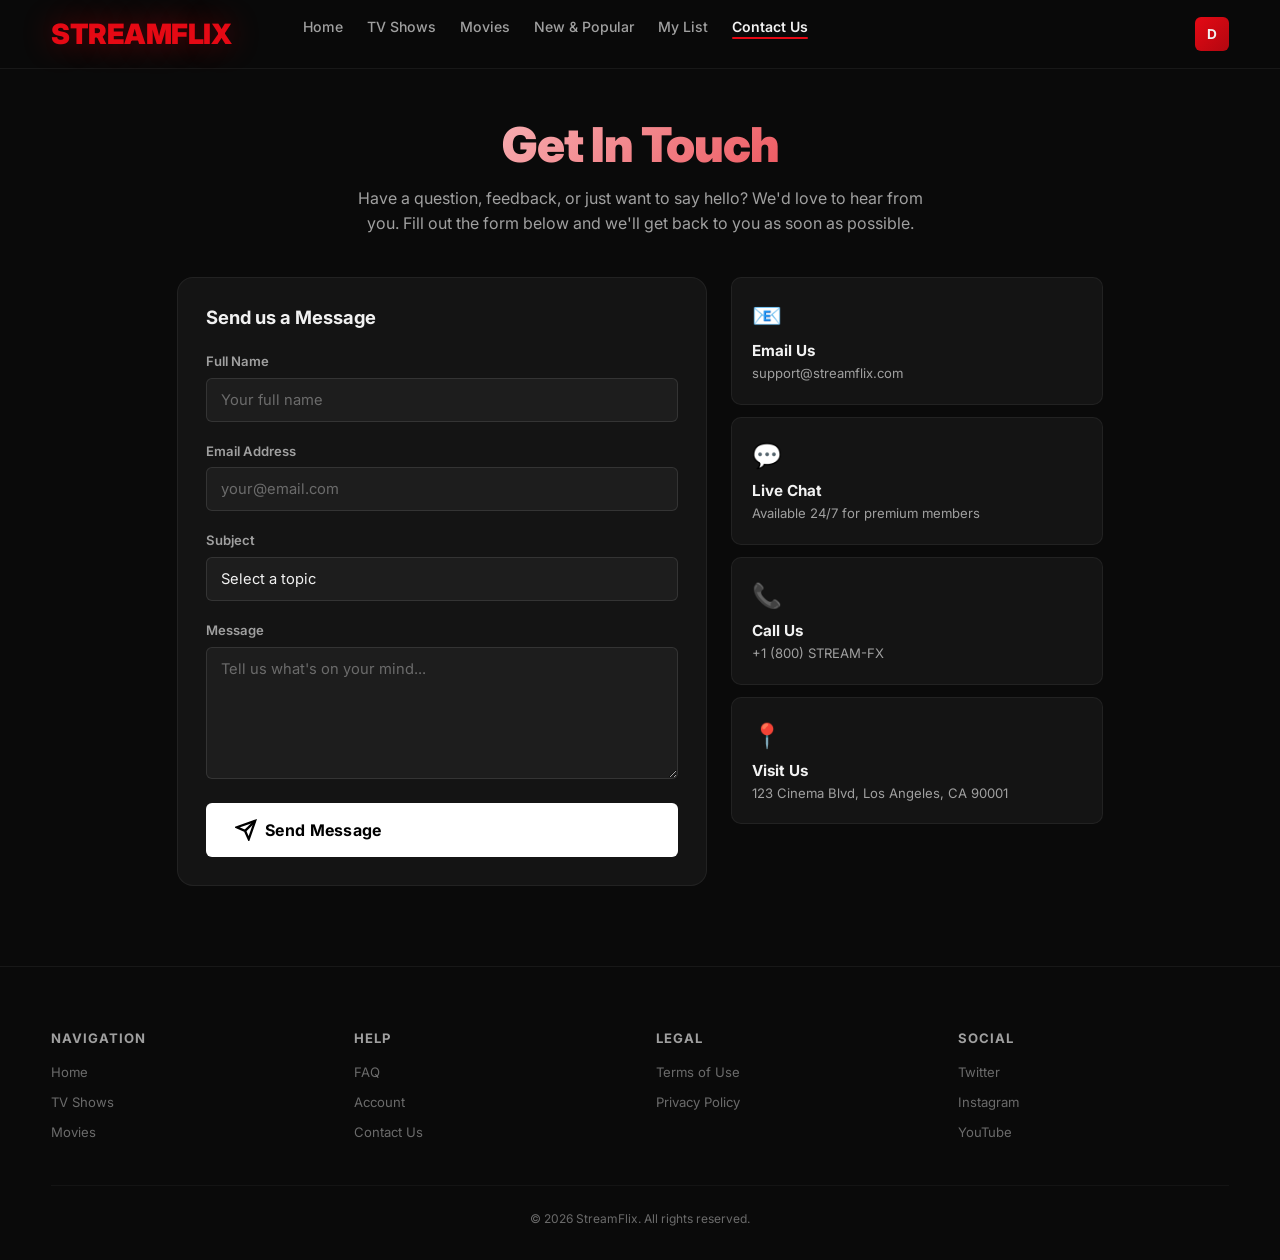
<file: contact.html>
<!DOCTYPE html>
<html lang="en">
<head>
  <meta charset="UTF-8">
  <meta name="viewport" content="width=device-width, initial-scale=1.0">
  <meta name="description" content="Contact StreamFlix — We'd love to hear from you.">
  <title>StreamFlix — Contact Us</title>
  <link href="https://cdn.jsdelivr.net/npm/bootstrap@5.3.3/dist/css/bootstrap.min.css" rel="stylesheet">
  <link rel="stylesheet" href="styles.css">
  <link rel="icon" href="data:image/svg+xml,<svg xmlns='http://www.w3.org/2000/svg' viewBox='0 0 100 100'><text y='.9em' font-size='90'>🎬</text></svg>">
</head>
<body>

  <!-- ====== Navbar ====== -->
  <nav class="navbar scrolled" id="navbar" style="background:rgba(10,10,10,0.95);">
    <a href="index.html" class="nav-brand">StreamFlix</a>
    <ul class="nav-links d-none d-md-flex">
      <li><a href="index.html">Home</a></li>
      <li><a href="#">TV Shows</a></li>
      <li><a href="#">Movies</a></li>
      <li><a href="#">New & Popular</a></li>
      <li><a href="#">My List</a></li>
      <li><a href="contact.html" class="active">Contact Us</a></li>
    </ul>
    <div class="nav-right">
      <button class="d-md-none" style="background:none;border:none;color:#fff;font-size:1.5rem;padding:4px;" onclick="document.getElementById('mobileMenu').classList.toggle('show')">☰</button>
      <div class="nav-avatar">D</div>
    </div>
  </nav>

  <!-- Mobile Menu -->
  <div class="mobile-menu" id="mobileMenu">
    <a href="index.html">Home</a>
    <a href="#">TV Shows</a>
    <a href="#">Movies</a>
    <a href="contact.html" class="active">Contact Us</a>
  </div>

  <!-- ====== Contact Page ====== -->
  <main class="contact-page">
    <div class="container">
      <div class="row justify-content-center">
        <div class="col-lg-10">

          <!-- Header -->
          <div class="contact-header text-center">
            <h1 class="contact-title">Get In Touch</h1>
            <p class="contact-subtitle">Have a question, feedback, or just want to say hello? We'd love to hear from you. Fill out the form below and we'll get back to you as soon as possible.</p>
          </div>

          <div class="row g-4">
            <!-- Contact Form -->
            <div class="col-md-7">
              <div class="contact-card">
                <h3 class="card-heading">Send us a Message</h3>
                <form id="contactForm" onsubmit="return handleContactSubmit(event)">
                  <div class="mb-3">
                    <label for="contactName" class="form-label sf-label">Full Name</label>
                    <input type="text" class="form-control sf-input" id="contactName" placeholder="Your full name" required>
                  </div>
                  <div class="mb-3">
                    <label for="contactEmail" class="form-label sf-label">Email Address</label>
                    <input type="email" class="form-control sf-input" id="contactEmail" placeholder="your@email.com" required>
                  </div>
                  <div class="mb-3">
                    <label for="contactSubject" class="form-label sf-label">Subject</label>
                    <select class="form-select sf-input" id="contactSubject" required>
                      <option value="" disabled selected>Select a topic</option>
                      <option value="General Inquiry">General Inquiry</option>
                      <option value="Account Issue">Account Issue</option>
                      <option value="Billing">Billing</option>
                      <option value="Content Request">Content Request</option>
                      <option value="Bug Report">Bug Report</option>
                      <option value="Partnership">Partnership</option>
                      <option value="Other">Other</option>
                    </select>
                  </div>
                  <div class="mb-4">
                    <label for="contactMessage" class="form-label sf-label">Message</label>
                    <textarea class="form-control sf-input" id="contactMessage" rows="5" placeholder="Tell us what's on your mind..." required></textarea>
                  </div>
                  <button type="submit" class="btn btn-play sf-submit-btn w-100">
                    <svg viewBox="0 0 24 24" fill="none" stroke="currentColor" stroke-width="2.5" width="20" height="20"><path d="m22 2-7 20-4-9-9-4z"/><path d="m22 2-11 11"/></svg>
                    Send Message
                  </button>
                </form>

                <!-- Success Message -->
                <div class="submit-success" id="submitSuccess" style="display:none;">
                  <div class="success-icon">✓</div>
                  <h3>Message Sent!</h3>
                  <p>Your message has been saved. Thank you for reaching out — we'll get back to you soon.</p>
                  <button class="btn btn-info" onclick="resetForm()" style="margin-top:12px;">Send Another</button>
                </div>
              </div>
            </div>

            <!-- Info Cards -->
            <div class="col-md-5">
              <div class="contact-info-card">
                <div class="info-icon">📧</div>
                <h4>Email Us</h4>
                <p>support@streamflix.com</p>
              </div>
              <div class="contact-info-card">
                <div class="info-icon">💬</div>
                <h4>Live Chat</h4>
                <p>Available 24/7 for premium members</p>
              </div>
              <div class="contact-info-card">
                <div class="info-icon">📞</div>
                <h4>Call Us</h4>
                <p>+1 (800) STREAM-FX</p>
              </div>
              <div class="contact-info-card">
                <div class="info-icon">📍</div>
                <h4>Visit Us</h4>
                <p>123 Cinema Blvd, Los Angeles, CA 90001</p>
              </div>

              <!-- Previous Messages -->
              <div class="previous-msgs-card" id="previousMsgsCard" style="display:none;">
                <h4>📋 Previous Messages</h4>
                <div id="previousMsgsList"></div>
                <button class="btn btn-info btn-sm mt-2" onclick="downloadAllMessages()" style="font-size:0.78rem;">Download as .txt</button>
              </div>
            </div>
          </div>

        </div>
      </div>
    </div>
  </main>

  <!-- ====== Footer ====== -->
  <footer class="footer">
    <div class="footer-grid">
      <div class="footer-col">
        <h4>Navigation</h4>
        <a href="index.html">Home</a>
        <a href="#">TV Shows</a>
        <a href="#">Movies</a>
      </div>
      <div class="footer-col">
        <h4>Help</h4>
        <a href="#">FAQ</a>
        <a href="#">Account</a>
        <a href="contact.html">Contact Us</a>
      </div>
      <div class="footer-col">
        <h4>Legal</h4>
        <a href="#">Terms of Use</a>
        <a href="#">Privacy Policy</a>
      </div>
      <div class="footer-col">
        <h4>Social</h4>
        <a href="#">Twitter</a>
        <a href="#">Instagram</a>
        <a href="#">YouTube</a>
      </div>
    </div>
    <div class="footer-bottom">
      &copy; 2026 StreamFlix. All rights reserved.
    </div>
  </footer>

  <script src="https://cdn.jsdelivr.net/npm/bootstrap@5.3.3/dist/js/bootstrap.bundle.min.js"></script>
  <script>
    // ─── Contact Form Submission → Saves to .txt file ───
    function handleContactSubmit(e) {
      e.preventDefault();

      const name = document.getElementById('contactName').value.trim();
      const email = document.getElementById('contactEmail').value.trim();
      const subject = document.getElementById('contactSubject').value;
      const message = document.getElementById('contactMessage').value.trim();
      const timestamp = new Date().toLocaleString();

      // Build text entry
      const entry = `=== Contact Submission ===\nDate: ${timestamp}\nName: ${name}\nEmail: ${email}\nSubject: ${subject}\nMessage: ${message}\n${'='.repeat(30)}\n\n`;

      // Save to localStorage
      const existing = localStorage.getItem('streamflix_contacts') || '';
      localStorage.setItem('streamflix_contacts', existing + entry);

      // Auto-download as .txt
      downloadTxt(entry, `streamflix_contact_${Date.now()}.txt`);

      // Show success
      document.getElementById('contactForm').style.display = 'none';
      document.getElementById('submitSuccess').style.display = 'block';

      // Update previous messages
      loadPreviousMessages();

      return false;
    }

    function downloadTxt(content, filename) {
      const blob = new Blob([content], { type: 'text/plain' });
      const url = URL.createObjectURL(blob);
      const a = document.createElement('a');
      a.href = url;
      a.download = filename;
      document.body.appendChild(a);
      a.click();
      document.body.removeChild(a);
      URL.revokeObjectURL(url);
    }

    function downloadAllMessages() {
      const all = localStorage.getItem('streamflix_contacts') || 'No messages yet.';
      downloadTxt(all, 'streamflix_all_contacts.txt');
    }

    function resetForm() {
      document.getElementById('contactForm').reset();
      document.getElementById('contactForm').style.display = 'block';
      document.getElementById('submitSuccess').style.display = 'none';
    }

    function loadPreviousMessages() {
      const data = localStorage.getItem('streamflix_contacts');
      const card = document.getElementById('previousMsgsCard');
      const list = document.getElementById('previousMsgsList');

      if (data) {
        card.style.display = 'block';
        const entries = data.split('=== Contact Submission ===').filter(e => e.trim());
        list.innerHTML = entries.slice(-5).reverse().map(entry => {
          const lines = entry.trim().split('\n');
          const dateLine = lines.find(l => l.startsWith('Date:')) || '';
          const nameLine = lines.find(l => l.startsWith('Name:')) || '';
          const subjectLine = lines.find(l => l.startsWith('Subject:')) || '';
          return `<div class="prev-msg-item">
            <strong>${subjectLine.replace('Subject: ','')}</strong>
            <span>${nameLine.replace('Name: ','')} · ${dateLine.replace('Date: ','')}</span>
          </div>`;
        }).join('');
      }
    }

    // Load on page ready
    document.addEventListener('DOMContentLoaded', loadPreviousMessages);
  </script>
</body>
</html>
</file>
<file: styles.css>
/* ============================================
   StreamFlix — Netflix-Style Streaming UI
   ============================================ */

/* ---------- Reset & Base ---------- */
@import url('https://fonts.googleapis.com/css2?family=Inter:wght@300;400;500;600;700;800;900&display=swap');

*, *::before, *::after { margin: 0; padding: 0; box-sizing: border-box; }

:root {
  --bg-primary: #0a0a0a;
  --bg-secondary: #141414;
  --bg-card: #1a1a2e;
  --surface: #16162a;
  --accent: #e50914;
  --accent-hover: #ff1a25;
  --accent-glow: rgba(229, 9, 20, 0.45);
  --text-primary: #f1f1f1;
  --text-secondary: #a0a0a0;
  --text-muted: #6b6b6b;
  --gradient-hero: linear-gradient(to top, var(--bg-primary) 0%, transparent 60%);
  --gradient-hero-side: linear-gradient(to right, var(--bg-primary) 0%, transparent 50%);
  --shadow-card: 0 8px 32px rgba(0, 0, 0, 0.55);
  --shadow-hover: 0 16px 48px rgba(0, 0, 0, 0.75);
  --radius-sm: 6px;
  --radius-md: 10px;
  --radius-lg: 16px;
  --transition-fast: 0.2s cubic-bezier(0.4, 0, 0.2, 1);
  --transition-med: 0.35s cubic-bezier(0.4, 0, 0.2, 1);
  --nav-height: 68px;
}

html { scroll-behavior: smooth; }

body {
  font-family: 'Inter', system-ui, -apple-system, sans-serif;
  background: var(--bg-primary);
  color: var(--text-primary);
  overflow-x: hidden;
  min-height: 100vh;
}

a { color: inherit; text-decoration: none; }
button { font-family: inherit; cursor: pointer; border: none; outline: none; }
img { display: block; max-width: 100%; }

/* Scrollbar */
::-webkit-scrollbar { width: 6px; height: 6px; }
::-webkit-scrollbar-track { background: transparent; }
::-webkit-scrollbar-thumb { background: rgba(255,255,255,0.15); border-radius: 3px; }
::-webkit-scrollbar-thumb:hover { background: rgba(255,255,255,0.25); }

/* ---------- Navbar ---------- */
.navbar {
  position: fixed;
  top: 0; left: 0; right: 0;
  height: var(--nav-height);
  display: flex;
  align-items: center;
  padding: 0 4%;
  z-index: 1000;
  transition: background var(--transition-med);
}

.navbar.scrolled {
  background: rgba(10, 10, 10, 0.92);
  backdrop-filter: blur(20px) saturate(180%);
  -webkit-backdrop-filter: blur(20px) saturate(180%);
  box-shadow: 0 1px 0 rgba(255,255,255,0.06);
}

.nav-brand {
  font-size: 1.75rem;
  font-weight: 900;
  letter-spacing: -0.5px;
  color: var(--accent);
  margin-right: 2.5rem;
  text-transform: uppercase;
  text-shadow: 0 0 30px var(--accent-glow);
}

.nav-links {
  display: flex;
  gap: 1.5rem;
  list-style: none;
  flex: 1;
}

.nav-links a {
  font-size: 0.88rem;
  font-weight: 500;
  color: var(--text-secondary);
  transition: color var(--transition-fast);
  position: relative;
}

.nav-links a::after {
  content: '';
  position: absolute;
  bottom: -4px; left: 0;
  width: 0; height: 2px;
  background: var(--accent);
  border-radius: 1px;
  transition: width var(--transition-med);
}

.nav-links a:hover { color: var(--text-primary); }
.nav-links a:hover::after { width: 100%; }
.nav-links a.active { color: var(--text-primary); font-weight: 600; }
.nav-links a.active::after { width: 100%; }

.nav-right {
  display: flex;
  align-items: center;
  gap: 1.25rem;
}

/* Search Bar */
.search-box {
  position: relative;
  display: flex;
  align-items: center;
}

.search-box input {
  width: 0;
  padding: 0;
  border: 1px solid transparent;
  background: transparent;
  color: var(--text-primary);
  font-size: 0.88rem;
  border-radius: var(--radius-sm);
  transition: all var(--transition-med);
  outline: none;
  font-family: inherit;
}

.search-box.open input {
  width: 220px;
  padding: 8px 12px 8px 36px;
  border-color: rgba(255,255,255,0.2);
  background: rgba(0,0,0,0.7);
}

.search-icon {
  position: absolute;
  left: 8px;
  width: 18px; height: 18px;
  color: var(--text-secondary);
  cursor: pointer;
  transition: color var(--transition-fast);
  z-index: 1;
}

.search-icon:hover { color: var(--text-primary); }

/* Nav Icons */
.nav-icon {
  width: 22px; height: 22px;
  color: var(--text-secondary);
  cursor: pointer;
  transition: color var(--transition-fast);
  position: relative;
}

.nav-icon:hover { color: var(--text-primary); }

.notification-badge {
  position: absolute;
  top: -3px; right: -3px;
  width: 8px; height: 8px;
  background: var(--accent);
  border-radius: 50%;
  border: 1.5px solid var(--bg-primary);
}

.nav-avatar {
  width: 34px; height: 34px;
  border-radius: var(--radius-sm);
  background: linear-gradient(135deg, #e50914, #b20710);
  display: flex;
  align-items: center;
  justify-content: center;
  font-weight: 700;
  font-size: 0.85rem;
  cursor: pointer;
  transition: transform var(--transition-fast), box-shadow var(--transition-fast);
}

.nav-avatar:hover {
  transform: scale(1.08);
  box-shadow: 0 0 16px var(--accent-glow);
}

/* ---------- Hero Section ---------- */
.hero {
  position: relative;
  width: 100%;
  height: 90vh;
  min-height: 600px;
  display: flex;
  align-items: flex-end;
  padding: 0 4% 6%;
}

.hero-bg {
  position: absolute;
  inset: 0;
  background-size: cover;
  background-position: center top;
  z-index: 0;
}

.hero-bg::after {
  content: '';
  position: absolute;
  inset: 0;
  background:
    linear-gradient(to top, var(--bg-primary) 0%, rgba(10,10,10,0.6) 40%, transparent 70%),
    linear-gradient(to right, var(--bg-primary) 0%, transparent 45%);
}

.hero-content {
  position: relative;
  z-index: 2;
  max-width: 600px;
  animation: heroFadeIn 1s ease-out;
}

@keyframes heroFadeIn {
  from { opacity: 0; transform: translateY(30px); }
  to { opacity: 1; transform: translateY(0); }
}

.hero-tag {
  display: inline-flex;
  align-items: center;
  gap: 8px;
  background: rgba(229, 9, 20, 0.15);
  border: 1px solid rgba(229, 9, 20, 0.3);
  border-radius: 20px;
  padding: 6px 14px;
  font-size: 0.78rem;
  font-weight: 600;
  color: var(--accent);
  text-transform: uppercase;
  letter-spacing: 1px;
  margin-bottom: 1rem;
  backdrop-filter: blur(8px);
}

.hero-tag svg { width: 14px; height: 14px; }

.hero-title {
  font-size: clamp(2.5rem, 5vw, 4rem);
  font-weight: 900;
  line-height: 1.05;
  margin-bottom: 1rem;
  letter-spacing: -1px;
  text-shadow: 0 4px 20px rgba(0,0,0,0.5);
}

.hero-meta {
  display: flex;
  align-items: center;
  gap: 12px;
  margin-bottom: 1rem;
  font-size: 0.88rem;
  color: var(--text-secondary);
}

.hero-meta .rating {
  color: #46d369;
  font-weight: 700;
}

.hero-meta .badge {
  background: rgba(255,255,255,0.1);
  padding: 2px 8px;
  border-radius: 3px;
  font-size: 0.75rem;
  font-weight: 600;
  border: 1px solid rgba(255,255,255,0.2);
}

.hero-desc {
  font-size: 1rem;
  line-height: 1.6;
  color: var(--text-secondary);
  margin-bottom: 1.75rem;
  max-width: 500px;
}

.hero-actions {
  display: flex;
  gap: 12px;
}

.btn {
  display: inline-flex;
  align-items: center;
  gap: 8px;
  padding: 12px 28px;
  border-radius: var(--radius-sm);
  font-size: 1rem;
  font-weight: 700;
  transition: all var(--transition-fast);
  letter-spacing: 0.3px;
}

.btn svg { width: 22px; height: 22px; }

.btn-play {
  background: #fff;
  color: #000;
}

.btn-play:hover {
  background: rgba(255,255,255,0.8);
  transform: scale(1.03);
}

.btn-info {
  background: rgba(255,255,255,0.12);
  color: #fff;
  backdrop-filter: blur(8px);
}

.btn-info:hover {
  background: rgba(255,255,255,0.22);
  transform: scale(1.03);
}

/* ---------- Content Rows ---------- */
.content-section {
  padding: 0 4%;
  margin-bottom: 2rem;
  position: relative;
}

.content-section:first-of-type {
  margin-top: -4rem;
  position: relative;
  z-index: 5;
}

.row-header {
  display: flex;
  align-items: center;
  justify-content: space-between;
  margin-bottom: 0.85rem;
}

.row-title {
  font-size: 1.35rem;
  font-weight: 700;
  letter-spacing: -0.3px;
}

.row-see-all {
  font-size: 0.82rem;
  font-weight: 600;
  color: var(--accent);
  display: flex;
  align-items: center;
  gap: 4px;
  opacity: 0;
  transition: opacity var(--transition-fast);
}

.content-section:hover .row-see-all { opacity: 1; }

.row-see-all svg { width: 16px; height: 16px; transition: transform var(--transition-fast); }
.row-see-all:hover svg { transform: translateX(4px); }

/* Carousel Container */
.carousel-wrapper {
  position: relative;
}

.carousel {
  display: flex;
  gap: 10px;
  overflow-x: auto;
  scroll-behavior: smooth;
  padding: 10px 0 20px 0;
  scrollbar-width: none;
  -ms-overflow-style: none;
}

.carousel::-webkit-scrollbar { display: none; }

/* Scroll Arrows */
.scroll-arrow {
  position: absolute;
  top: 0;
  width: 50px;
  height: calc(100% - 20px);
  display: flex;
  align-items: center;
  justify-content: center;
  cursor: pointer;
  z-index: 10;
  opacity: 0;
  transition: opacity var(--transition-fast);
  border: none;
  background: transparent;
}

.carousel-wrapper:hover .scroll-arrow { opacity: 1; }

.scroll-arrow.left {
  left: -10px;
  background: linear-gradient(to right, rgba(10,10,10,0.9), transparent);
}

.scroll-arrow.right {
  right: -10px;
  background: linear-gradient(to left, rgba(10,10,10,0.9), transparent);
}

.scroll-arrow svg {
  width: 28px; height: 28px;
  color: var(--text-primary);
  transition: transform var(--transition-fast);
}

.scroll-arrow:hover svg { transform: scale(1.3); }

/* ---------- Content Cards ---------- */
.card {
  flex: 0 0 230px;
  aspect-ratio: 2/3;
  border-radius: var(--radius-md);
  overflow: hidden;
  position: relative;
  cursor: pointer;
  transition: transform var(--transition-med), box-shadow var(--transition-med);
  background: var(--bg-card);
}

.card:hover {
  transform: scale(1.08) translateY(-8px);
  box-shadow: var(--shadow-hover);
  z-index: 20;
}

.card-img {
  width: 100%;
  height: 100%;
  object-fit: cover;
  transition: transform var(--transition-med);
}

.card:hover .card-img {
  transform: scale(1.05);
}

.card-overlay {
  position: absolute;
  inset: 0;
  background: linear-gradient(to top, rgba(0,0,0,0.95) 0%, rgba(0,0,0,0.3) 40%, transparent 70%);
  opacity: 0;
  transition: opacity var(--transition-med);
  display: flex;
  flex-direction: column;
  justify-content: flex-end;
  padding: 16px;
}

.card:hover .card-overlay { opacity: 1; }

.card-buttons {
  display: flex;
  gap: 8px;
  margin-bottom: 10px;
}

.card-btn {
  width: 36px; height: 36px;
  border-radius: 50%;
  display: flex;
  align-items: center;
  justify-content: center;
  background: rgba(255,255,255,0.1);
  border: 1.5px solid rgba(255,255,255,0.3);
  color: #fff;
  transition: all var(--transition-fast);
}

.card-btn:hover {
  background: rgba(255,255,255,0.25);
  border-color: #fff;
  transform: scale(1.1);
}

.card-btn.play {
  background: #fff;
  border-color: #fff;
  color: #000;
}

.card-btn.play:hover {
  background: rgba(255,255,255,0.85);
}

.card-btn svg { width: 16px; height: 16px; }

.card-title {
  font-size: 0.88rem;
  font-weight: 700;
  margin-bottom: 4px;
  white-space: nowrap;
  overflow: hidden;
  text-overflow: ellipsis;
}

.card-info {
  display: flex;
  align-items: center;
  gap: 8px;
  font-size: 0.72rem;
  color: var(--text-secondary);
}

.card-info .match {
  color: #46d369;
  font-weight: 700;
}

.card-info .age-rating {
  border: 1px solid rgba(255,255,255,0.25);
  padding: 1px 5px;
  border-radius: 2px;
  font-size: 0.65rem;
  font-weight: 600;
}

.card-genres {
  font-size: 0.7rem;
  color: var(--text-muted);
  margin-top: 4px;
}

.card-genres span::after {
  content: ' · ';
}

.card-genres span:last-child::after {
  content: '';
}

/* ---------- Top 10 Cards ---------- */
.card-top10 {
  flex: 0 0 230px;
  height: 300px;
  border-radius: var(--radius-md);
  overflow: visible;
  position: relative;
  cursor: pointer;
  display: flex;
  align-items: center;
}

.top10-number {
  font-size: 10rem;
  font-weight: 900;
  line-height: 1;
  color: transparent;
  -webkit-text-stroke: 3px rgba(255,255,255,0.15);
  margin-right: -40px;
  position: relative;
  z-index: 1;
  user-select: none;
  transition: -webkit-text-stroke var(--transition-med);
}

.card-top10:hover .top10-number {
  -webkit-text-stroke-color: rgba(229, 9, 20, 0.5);
}

.top10-poster {
  width: 160px;
  height: 240px;
  border-radius: var(--radius-md);
  object-fit: cover;
  position: relative;
  z-index: 2;
  box-shadow: var(--shadow-card);
  transition: transform var(--transition-med), box-shadow var(--transition-med);
}

.card-top10:hover .top10-poster {
  transform: scale(1.06);
  box-shadow: var(--shadow-hover);
}

/* ---------- Big Feature Row ---------- */
.card-feature {
  flex: 0 0 400px;
  aspect-ratio: 16/9;
  border-radius: var(--radius-lg);
  overflow: hidden;
  position: relative;
  cursor: pointer;
  transition: transform var(--transition-med), box-shadow var(--transition-med);
  background: var(--bg-card);
}

.card-feature:hover {
  transform: scale(1.04) translateY(-4px);
  box-shadow: var(--shadow-hover);
  z-index: 20;
}

.card-feature .card-img {
  width: 100%;
  height: 100%;
  object-fit: cover;
}

.card-feature .feature-overlay {
  position: absolute;
  inset: 0;
  background: linear-gradient(to top, rgba(0,0,0,0.9) 0%, transparent 60%);
  display: flex;
  flex-direction: column;
  justify-content: flex-end;
  padding: 24px;
}

.card-feature .feature-title {
  font-size: 1.15rem;
  font-weight: 800;
  margin-bottom: 4px;
}

.card-feature .feature-sub {
  font-size: 0.8rem;
  color: var(--text-secondary);
}

/* ---------- Genre Pills ---------- */
.genre-pills {
  display: flex;
  gap: 10px;
  padding: 16px 4% 8px;
  flex-wrap: wrap;
}

.genre-pill {
  padding: 8px 18px;
  border-radius: 20px;
  font-size: 0.82rem;
  font-weight: 600;
  background: rgba(255,255,255,0.06);
  border: 1px solid rgba(255,255,255,0.1);
  color: var(--text-secondary);
  cursor: pointer;
  transition: all var(--transition-fast);
}

.genre-pill:hover, .genre-pill.active {
  background: var(--accent);
  border-color: var(--accent);
  color: #fff;
  box-shadow: 0 4px 16px var(--accent-glow);
}

/* ---------- Modal Overlay ---------- */
.modal-overlay {
  position: fixed;
  inset: 0;
  background: rgba(0,0,0,0.75);
  z-index: 2000;
  display: none;
  align-items: center;
  justify-content: center;
  backdrop-filter: blur(4px);
  animation: fadeIn 0.3s ease-out;
}

.modal-overlay.active { display: flex; }

@keyframes fadeIn { from { opacity: 0; } to { opacity: 1; } }

.modal {
  background: var(--bg-secondary);
  width: 90%;
  max-width: 850px;
  border-radius: var(--radius-lg);
  overflow: hidden;
  box-shadow: 0 24px 80px rgba(0,0,0,0.6);
  animation: modalSlideUp 0.4s cubic-bezier(0.4, 0, 0.2, 1);
  max-height: 90vh;
  overflow-y: auto;
}

@keyframes modalSlideUp {
  from { opacity: 0; transform: translateY(40px) scale(0.96); }
  to { opacity: 1; transform: translateY(0) scale(1); }
}

.modal-hero {
  position: relative;
  width: 100%;
  aspect-ratio: 16/9;
  overflow: hidden;
}

.modal-hero img {
  width: 100%;
  height: 100%;
  object-fit: cover;
}

.modal-hero::after {
  content: '';
  position: absolute;
  bottom: 0; left: 0; right: 0;
  height: 50%;
  background: linear-gradient(to top, var(--bg-secondary), transparent);
}

.modal-close {
  position: absolute;
  top: 16px; right: 16px;
  width: 36px; height: 36px;
  border-radius: 50%;
  background: rgba(20,20,20,0.7);
  border: none;
  color: #fff;
  display: flex;
  align-items: center;
  justify-content: center;
  cursor: pointer;
  z-index: 10;
  transition: background var(--transition-fast);
}

.modal-close:hover { background: rgba(40,40,40,0.9); }
.modal-close svg { width: 20px; height: 20px; }

.modal-body { padding: 0 32px 32px; }

.modal-title {
  font-size: 1.75rem;
  font-weight: 800;
  margin-bottom: 12px;
  margin-top: -40px;
  position: relative;
  z-index: 10;
}

.modal-meta {
  display: flex;
  gap: 12px;
  margin-bottom: 16px;
  font-size: 0.88rem;
  color: var(--text-secondary);
}

.modal-meta .match { color: #46d369; font-weight: 700; }

.modal-desc {
  font-size: 0.95rem;
  line-height: 1.7;
  color: var(--text-secondary);
  margin-bottom: 20px;
}

/* ---------- Footer ---------- */
.footer {
  padding: 4rem 4% 2rem;
  border-top: 1px solid rgba(255,255,255,0.06);
  margin-top: 3rem;
}

.footer-grid {
  display: grid;
  grid-template-columns: repeat(auto-fit, minmax(160px, 1fr));
  gap: 2rem;
  margin-bottom: 2rem;
}

.footer-col h4 {
  font-size: 0.82rem;
  font-weight: 700;
  text-transform: uppercase;
  letter-spacing: 1px;
  color: var(--text-secondary);
  margin-bottom: 1rem;
}

.footer-col a {
  display: block;
  font-size: 0.82rem;
  color: var(--text-muted);
  margin-bottom: 0.65rem;
  transition: color var(--transition-fast);
}

.footer-col a:hover { color: var(--text-primary); }

.footer-bottom {
  text-align: center;
  font-size: 0.75rem;
  color: var(--text-muted);
  padding-top: 1.5rem;
  border-top: 1px solid rgba(255,255,255,0.04);
}

/* ---------- Loading Skeleton ---------- */
.skeleton {
  background: linear-gradient(90deg, var(--bg-card) 0%, #22223a 50%, var(--bg-card) 100%);
  background-size: 200% 100%;
  animation: shimmer 1.5s infinite;
  border-radius: var(--radius-md);
}

@keyframes shimmer {
  0% { background-position: 200% 0; }
  100% { background-position: -200% 0; }
}

/* ---------- Mobile Menu Drawer ---------- */
.mobile-menu {
  position: fixed;
  top: var(--nav-height);
  left: 0; right: 0;
  background: rgba(10, 10, 10, 0.97);
  backdrop-filter: blur(20px);
  padding: 0;
  z-index: 999;
  max-height: 0;
  overflow: hidden;
  transition: max-height 0.35s ease, padding 0.35s ease;
}

.mobile-menu.show {
  max-height: 400px;
  padding: 16px 4%;
}

.mobile-menu a {
  display: block;
  padding: 12px 0;
  font-size: 1rem;
  font-weight: 500;
  color: var(--text-secondary);
  border-bottom: 1px solid rgba(255,255,255,0.06);
  transition: color var(--transition-fast);
}

.mobile-menu a:last-child { border-bottom: none; }
.mobile-menu a:hover, .mobile-menu a.active { color: var(--text-primary); }

/* ---------- Contact Page ---------- */
.contact-page {
  padding-top: calc(var(--nav-height) + 3rem);
  padding-bottom: 2rem;
  min-height: 80vh;
}

.contact-header {
  margin-bottom: 2.5rem;
}

.contact-title {
  font-size: clamp(2rem, 4vw, 3rem);
  font-weight: 900;
  letter-spacing: -1px;
  margin-bottom: 0.75rem;
  background: linear-gradient(135deg, #fff 0%, var(--accent) 100%);
  -webkit-background-clip: text;
  -webkit-text-fill-color: transparent;
  background-clip: text;
}

.contact-subtitle {
  font-size: 1rem;
  color: var(--text-secondary);
  max-width: 600px;
  margin: 0 auto;
  line-height: 1.6;
}

.contact-card {
  background: var(--bg-secondary);
  border: 1px solid rgba(255,255,255,0.06);
  border-radius: var(--radius-lg);
  padding: 28px;
}

.card-heading {
  font-size: 1.15rem;
  font-weight: 700;
  margin-bottom: 1.25rem;
}

.sf-label {
  font-size: 0.82rem;
  font-weight: 600;
  color: var(--text-secondary);
  margin-bottom: 6px;
}

.sf-input {
  background: rgba(255,255,255,0.04) !important;
  border: 1px solid rgba(255,255,255,0.1) !important;
  color: var(--text-primary) !important;
  border-radius: var(--radius-sm) !important;
  padding: 10px 14px !important;
  font-family: inherit !important;
  font-size: 0.92rem !important;
  transition: border-color var(--transition-fast), box-shadow var(--transition-fast) !important;
}

.sf-input:focus {
  border-color: var(--accent) !important;
  box-shadow: 0 0 0 3px var(--accent-glow) !important;
  background: rgba(255,255,255,0.06) !important;
}

.sf-input::placeholder { color: var(--text-muted) !important; }

.sf-input option {
  background: var(--bg-secondary);
  color: var(--text-primary);
}

.sf-submit-btn {
  padding: 14px 28px;
  font-size: 1rem;
  font-weight: 700;
  border-radius: var(--radius-sm);
  transition: all var(--transition-fast);
}

.sf-submit-btn:hover {
  transform: scale(1.02);
  box-shadow: 0 6px 20px rgba(0,0,0,0.3);
}

.submit-success {
  text-align: center;
  padding: 2rem 1rem;
}

.success-icon {
  width: 64px; height: 64px;
  border-radius: 50%;
  background: linear-gradient(135deg, #46d369, #2ea043);
  display: flex;
  align-items: center;
  justify-content: center;
  font-size: 1.75rem;
  font-weight: 900;
  color: #fff;
  margin: 0 auto 1rem;
  animation: popIn 0.5s cubic-bezier(0.4, 0, 0.2, 1);
}

@keyframes popIn {
  from { transform: scale(0); }
  50% { transform: scale(1.15); }
  to { transform: scale(1); }
}

.submit-success h3 {
  font-size: 1.35rem;
  font-weight: 800;
  margin-bottom: 8px;
}

.submit-success p {
  color: var(--text-secondary);
  font-size: 0.92rem;
}

.contact-info-card {
  background: var(--bg-secondary);
  border: 1px solid rgba(255,255,255,0.06);
  border-radius: var(--radius-md);
  padding: 20px;
  margin-bottom: 12px;
  transition: border-color var(--transition-fast), transform var(--transition-fast);
}

.contact-info-card:hover {
  border-color: rgba(229, 9, 20, 0.3);
  transform: translateX(4px);
}

.info-icon {
  font-size: 1.5rem;
  margin-bottom: 8px;
}

.contact-info-card h4 {
  font-size: 0.95rem;
  font-weight: 700;
  margin-bottom: 4px;
}

.contact-info-card p {
  font-size: 0.82rem;
  color: var(--text-secondary);
  margin: 0;
}

.previous-msgs-card {
  background: var(--bg-secondary);
  border: 1px solid rgba(255,255,255,0.06);
  border-radius: var(--radius-md);
  padding: 20px;
  margin-top: 12px;
}

.previous-msgs-card h4 {
  font-size: 0.95rem;
  font-weight: 700;
  margin-bottom: 12px;
}

.prev-msg-item {
  padding: 8px 0;
  border-bottom: 1px solid rgba(255,255,255,0.04);
}

.prev-msg-item:last-child { border-bottom: none; }

.prev-msg-item strong {
  display: block;
  font-size: 0.82rem;
  font-weight: 600;
  margin-bottom: 2px;
}

.prev-msg-item span {
  font-size: 0.72rem;
  color: var(--text-muted);
}

/* ---------- Watch Page ---------- */
.watch-page {
  padding-top: calc(var(--nav-height) + 1rem);
  padding-bottom: 1rem;
}

.player-wrapper {
  position: relative;
  width: 100%;
  aspect-ratio: 16/9;
  background: #000;
  border-radius: var(--radius-lg);
  overflow: hidden;
  box-shadow: 0 8px 40px rgba(0,0,0,0.6);
}

.player-wrapper iframe {
  position: absolute;
  inset: 0;
  width: 100%;
  height: 100%;
  border: none;
}

.watch-info {
  padding: 1.5rem 0;
}

.watch-info-top {
  display: flex;
  align-items: center;
  justify-content: space-between;
  margin-bottom: 10px;
  flex-wrap: wrap;
  gap: 12px;
}

.watch-title {
  font-size: 1.75rem;
  font-weight: 900;
  letter-spacing: -0.5px;
}

.watch-actions {
  display: flex;
  gap: 8px;
}

.watch-meta {
  display: flex;
  align-items: center;
  gap: 12px;
  margin-bottom: 12px;
  font-size: 0.88rem;
  color: var(--text-secondary);
  flex-wrap: wrap;
}

.watch-meta .rating { color: #46d369; font-weight: 700; }

.watch-meta .badge {
  background: rgba(255,255,255,0.1);
  padding: 2px 8px;
  border-radius: 3px;
  font-size: 0.75rem;
  font-weight: 600;
  border: 1px solid rgba(255,255,255,0.2);
}

.watch-genres {
  display: flex;
  gap: 8px;
  margin-bottom: 1rem;
  flex-wrap: wrap;
}

.genre-tag {
  padding: 4px 14px;
  border-radius: 20px;
  font-size: 0.78rem;
  font-weight: 600;
  background: rgba(229, 9, 20, 0.12);
  border: 1px solid rgba(229, 9, 20, 0.25);
  color: var(--accent);
}

.watch-desc {
  font-size: 0.95rem;
  line-height: 1.7;
  color: var(--text-secondary);
  margin-bottom: 1.25rem;
}

.watch-details {
  border-top: 1px solid rgba(255,255,255,0.06);
  padding-top: 1rem;
}

.detail-item {
  font-size: 0.85rem;
  color: var(--text-muted);
  margin-bottom: 6px;
}

.detail-item strong {
  color: var(--text-secondary);
}

/* ---------- Recommendations Sidebar ---------- */
.reco-sidebar {
  position: sticky;
  top: calc(var(--nav-height) + 1rem);
}

.reco-title {
  font-size: 1.15rem;
  font-weight: 800;
  margin-bottom: 4px;
}

.reco-subtitle {
  font-size: 0.78rem;
  color: var(--text-muted);
  margin-bottom: 1rem;
}

.reco-list {
  display: flex;
  flex-direction: column;
  gap: 10px;
  max-height: calc(100vh - 180px);
  overflow-y: auto;
  padding-right: 4px;
}

.reco-card {
  display: flex;
  gap: 12px;
  padding: 10px;
  background: var(--bg-secondary);
  border: 1px solid rgba(255,255,255,0.04);
  border-radius: var(--radius-md);
  transition: all var(--transition-fast);
  cursor: pointer;
  text-decoration: none;
  color: inherit;
}

.reco-card:hover {
  background: rgba(255,255,255,0.06);
  border-color: rgba(229, 9, 20, 0.2);
  transform: translateX(4px);
}

.reco-poster {
  width: 70px;
  height: 100px;
  border-radius: var(--radius-sm);
  object-fit: cover;
  flex-shrink: 0;
}

.reco-info {
  display: flex;
  flex-direction: column;
  justify-content: center;
  min-width: 0;
}

.reco-card-title {
  font-size: 0.88rem;
  font-weight: 700;
  margin-bottom: 3px;
  white-space: nowrap;
  overflow: hidden;
  text-overflow: ellipsis;
}

.reco-card-meta {
  font-size: 0.75rem;
  color: var(--text-secondary);
  margin-bottom: 3px;
}

.reco-card-meta .match { color: #46d369; font-weight: 700; }

.reco-card-genres {
  font-size: 0.7rem;
  color: var(--text-muted);
  margin-bottom: 3px;
}

.reco-card-desc {
  font-size: 0.72rem;
  color: var(--text-muted);
  line-height: 1.4;
  display: -webkit-box;
  -webkit-line-clamp: 2;
  -webkit-box-orient: vertical;
  overflow: hidden;
}

/* ---------- Responsive ---------- */
@media (max-width: 991px) {
  .reco-sidebar { position: static; margin-top: 1rem; }
  .reco-list {
    flex-direction: row;
    overflow-x: auto;
    overflow-y: visible;
    max-height: none;
    padding-bottom: 10px;
  }
  .reco-card { flex: 0 0 280px; }
}

@media (max-width: 768px) {
  .hero { height: 75vh; min-height: 450px; padding-bottom: 4%; }
  .hero-title { font-size: 2rem; }
  .hero-desc { font-size: 0.88rem; }
  .btn { padding: 10px 20px; font-size: 0.88rem; }
  .card { flex: 0 0 150px; }
  .card-feature { flex: 0 0 300px; }
  .row-title { font-size: 1.1rem; }
  .content-section { margin-bottom: 1.5rem; }
  .genre-pills { padding: 12px 4%; }
  .watch-title { font-size: 1.35rem; }
  .player-wrapper { border-radius: var(--radius-sm); }
}

@media (max-width: 480px) {
  .hero { height: 65vh; min-height: 380px; }
  .hero-title { font-size: 1.65rem; }
  .card { flex: 0 0 120px; }
  .card-feature { flex: 0 0 260px; }
  .nav-brand { font-size: 1.3rem; }
  .watch-title { font-size: 1.15rem; }
  .contact-card { padding: 20px 16px; }
  .reco-card { flex: 0 0 240px; }
}
</file>
